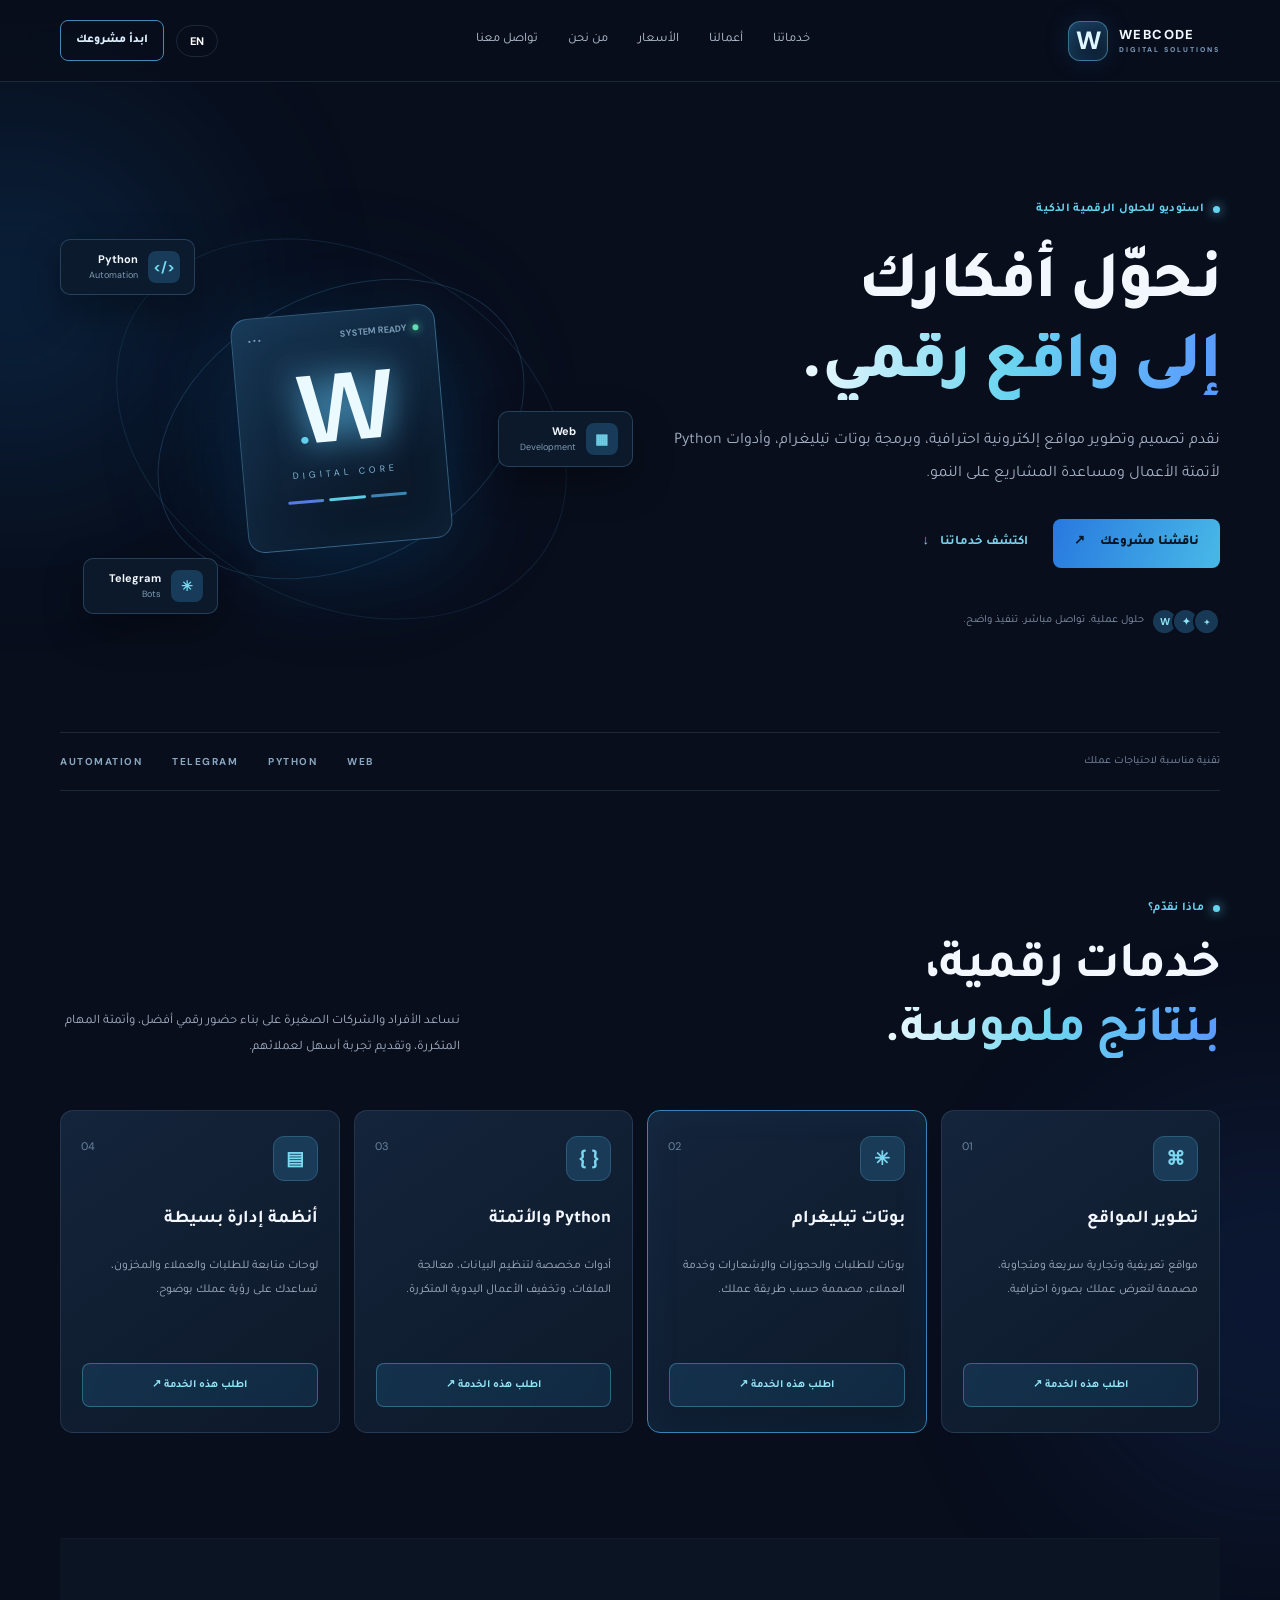
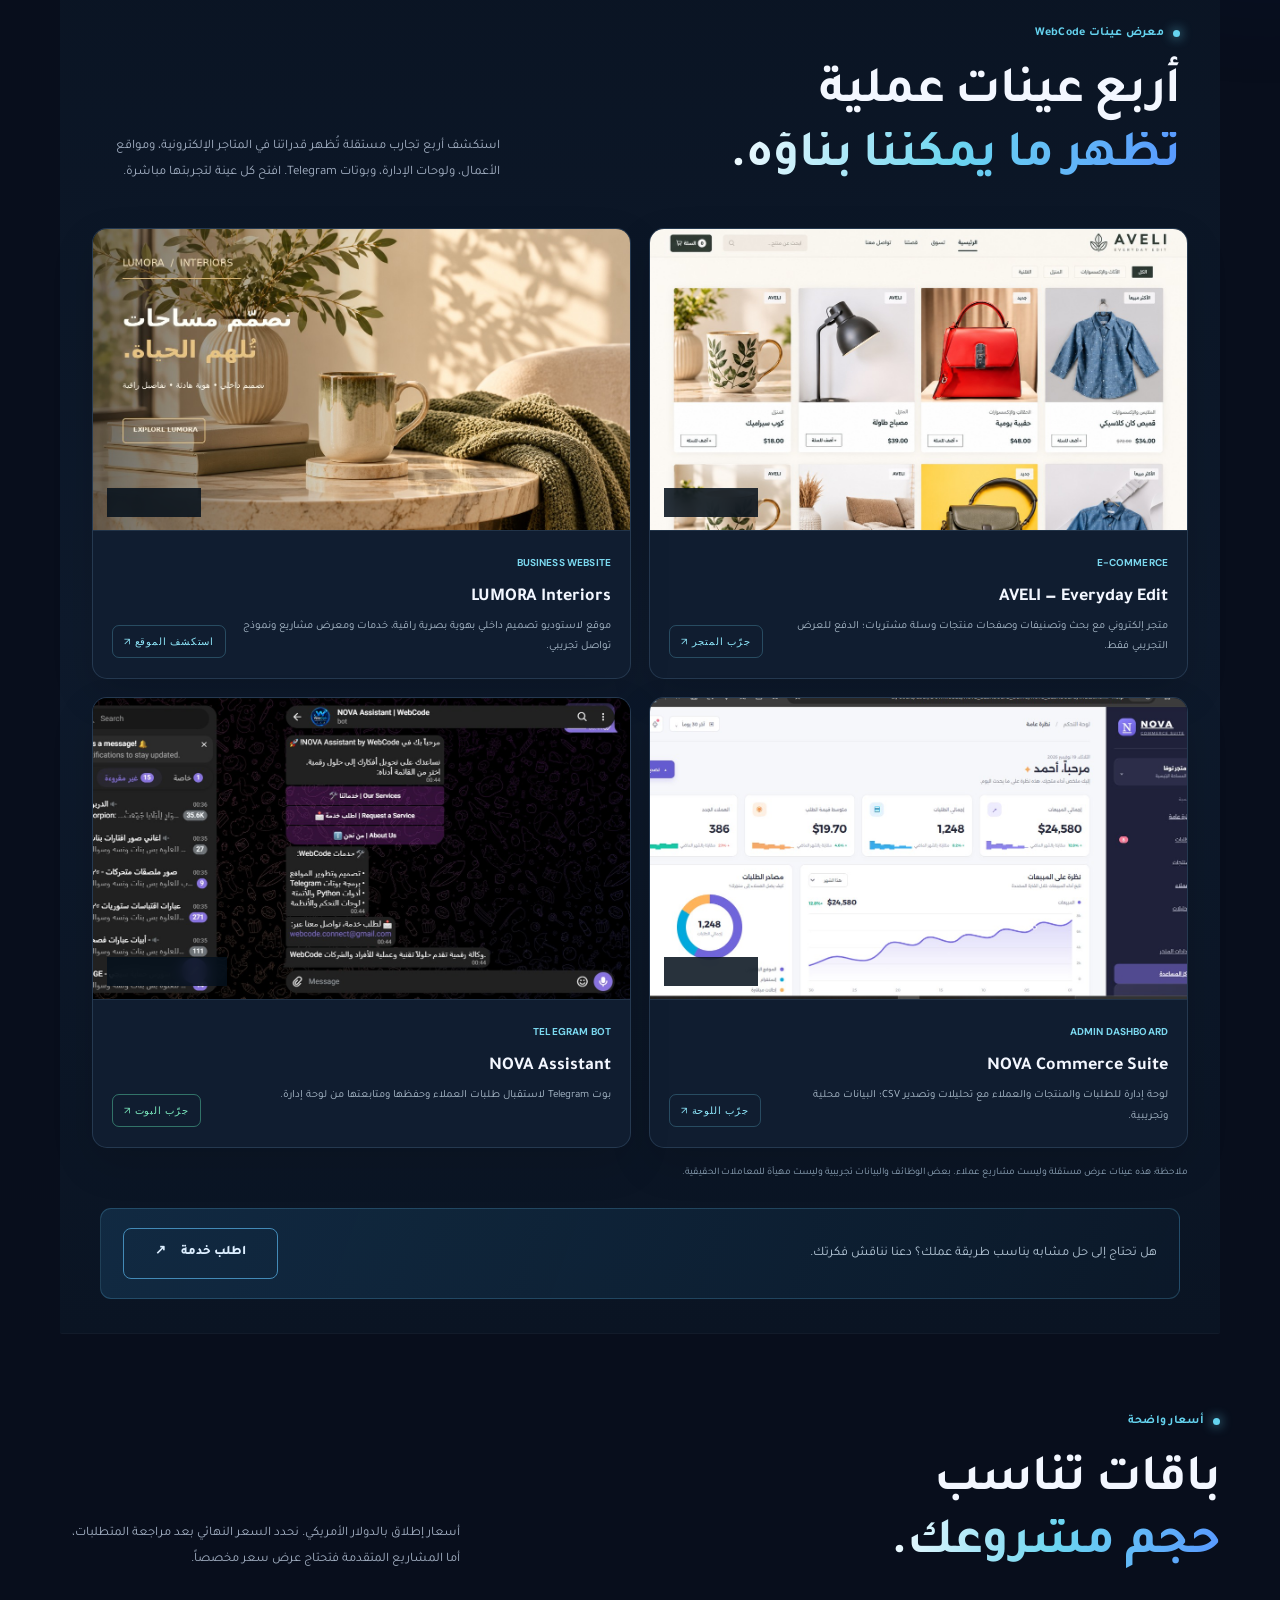
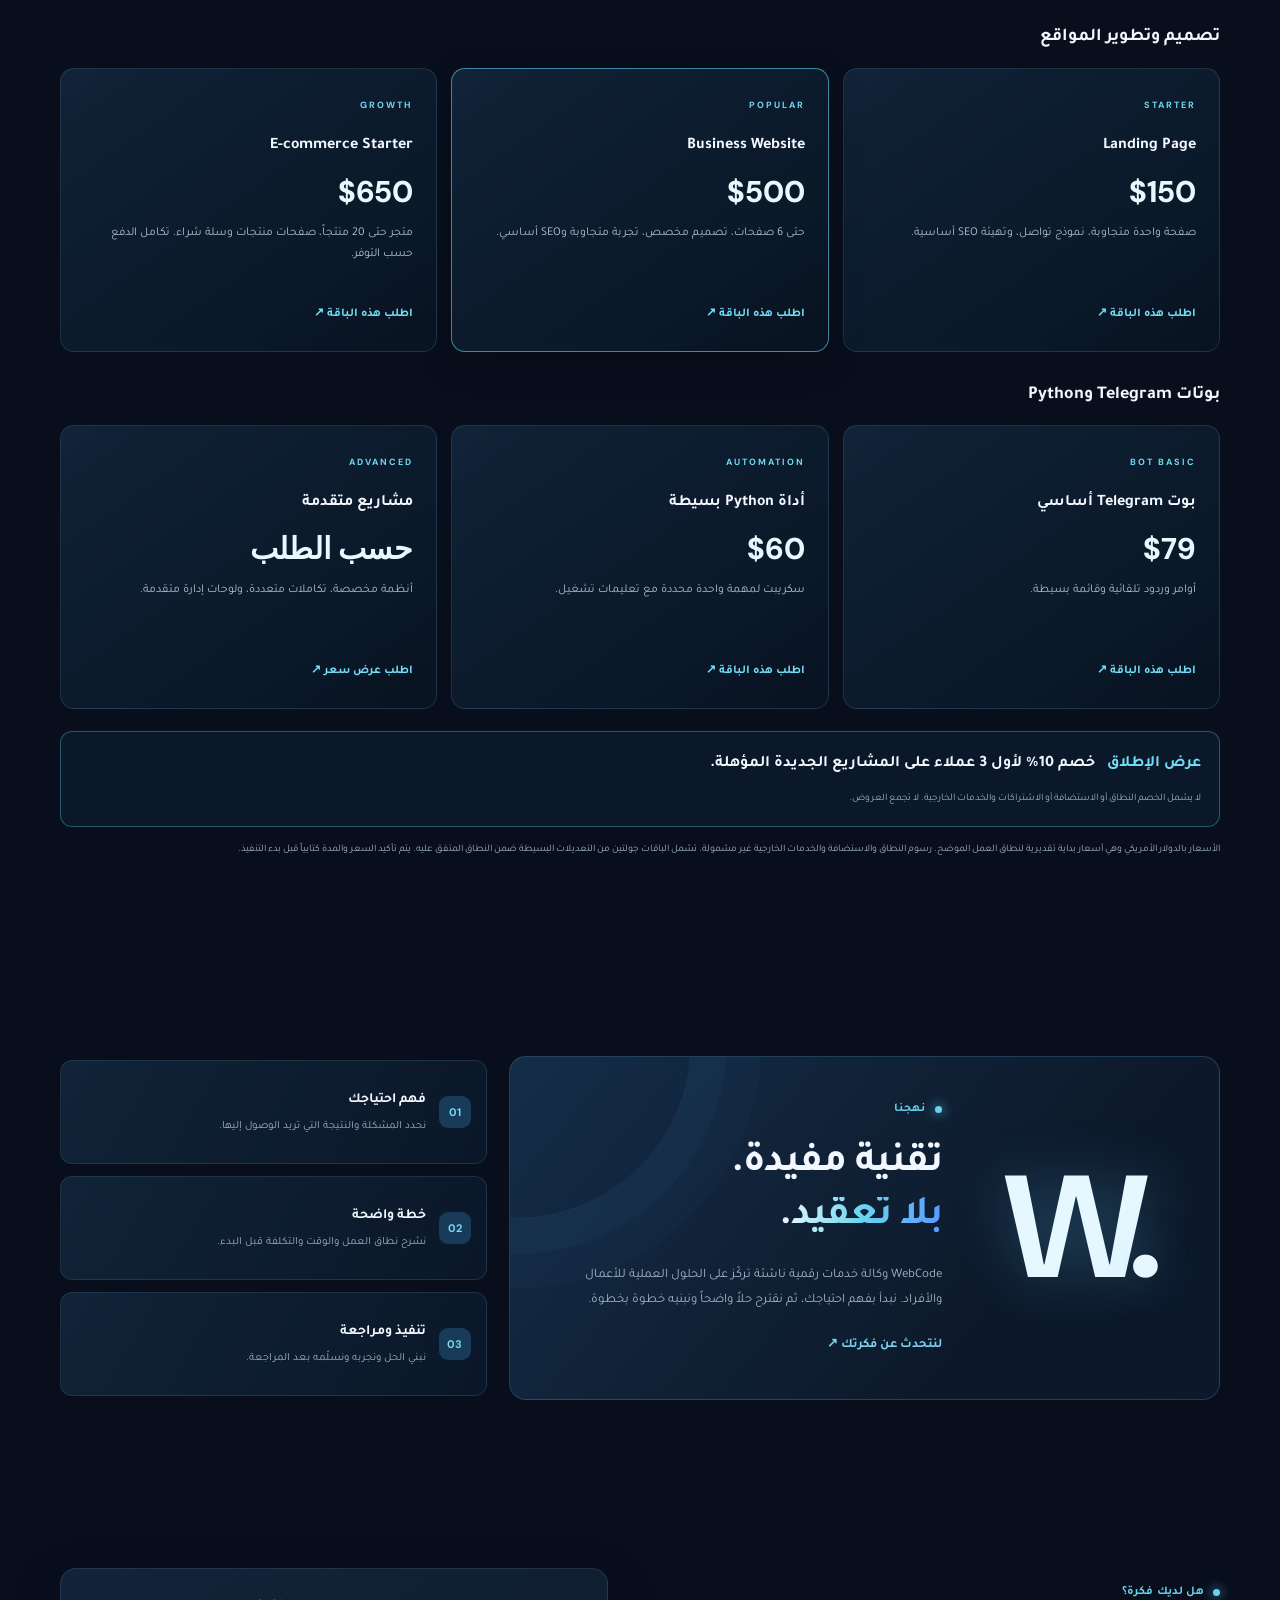
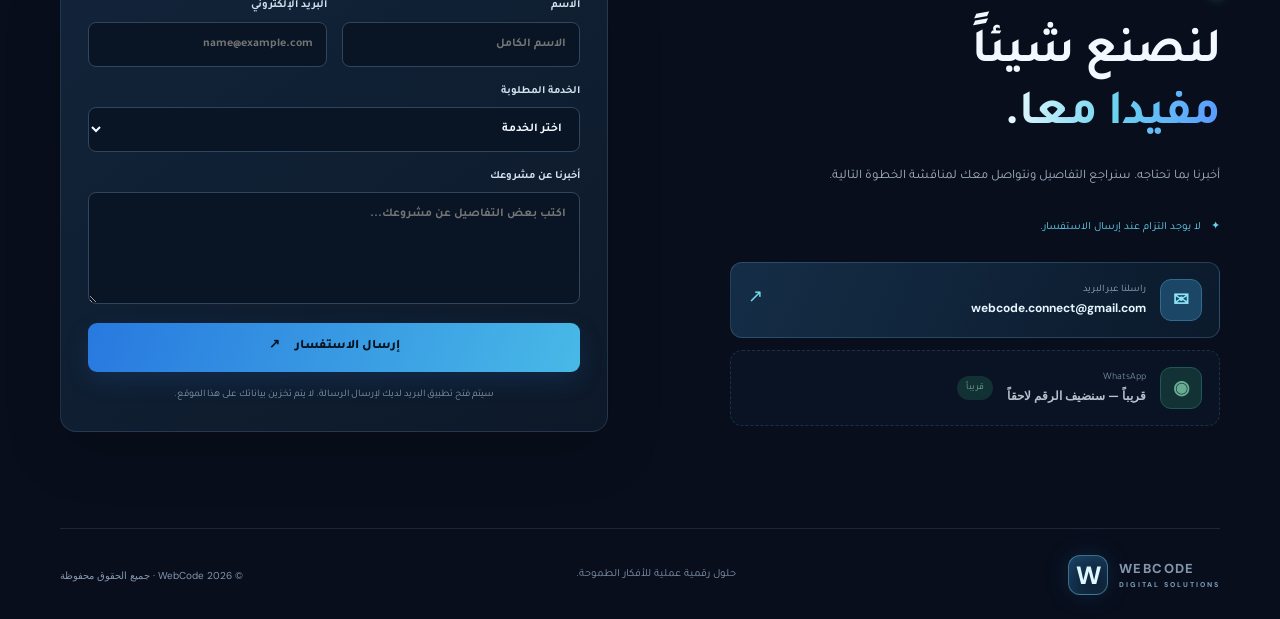
<file: index.html>
<!doctype html>
<html lang="ar" dir="rtl">
<head>
<meta charset="utf-8"><meta name="viewport" content="width=device-width, initial-scale=1">
<meta name="description" content="WebCode في لبنان تقدم تصميم وتطوير المواقع الإلكترونية، إنشاء بوتات تيليغرام، وبرمجة أدوات Python وأتمتة الأعمال في لبنان والعالم العربي وخارجه.">
<meta name="theme-color" content="#080e1c"><meta name="robots" content="index, follow">
<meta property="og:type" content="website"><meta property="og:title" content="WebCode Lebanon | Web Development, Telegram Bots & Python"><meta property="og:description" content="تصميم وتطوير مواقع إلكترونية، بوتات تيليغرام، وأدوات Python لأتمتة الأعمال."><meta property="og:locale" content="ar_LB"><meta name="twitter:card" content="summary">
<link rel="icon" type="image/svg+xml" href="favicon.svg"><title>WebCode Lebanon | تصميم مواقع، بوتات تيليغرام وبرمجة Python</title>
<link rel="preconnect" href="https://fonts.googleapis.com"><link rel="preconnect" href="https://fonts.gstatic.com" crossorigin><link href="https://fonts.googleapis.com/css2?family=DM+Sans:wght@400;500;600;700;800&family=Tajawal:wght@400;500;600;700;800&display=swap" rel="stylesheet">
<script type="application/ld+json">{"@context":"https://schema.org","@type":"Organization","name":"WebCode","alternateName":"WebCode Lebanon","description":"WebCode Lebanon provides website development, Telegram bot development, Python automation and simple business systems.","areaServed":["Lebanon","Middle East","Worldwide"],"knowsAbout":["Web Development","Telegram Bots","Python Automation","Business Systems"],"availableLanguage":["Arabic","English"],"email":"webcode.connect@gmail.com"}</script>
<link rel="stylesheet" href="styles.css">
<meta name="google-site-verification" content="Z0cs8DyAZbULHze4Kq9piX30ZNM_2wA9VPlpXbV28i0" />
</head>
<body><div class="ambient ambient-one"></div><div class="ambient ambient-two"></div>
<header class="site-header">
<a class="brand" href="#home" aria-label="WebCode home"><span class="brand-mark" aria-hidden="true">W</span><span class="brand-name">WEBCODE<span>DIGITAL SOLUTIONS</span></span></a>
<nav class="desktop-nav" aria-label="Main navigation"><a href="#services" data-i18n="navServices">خدماتنا</a><a href="#work" data-i18n="navWork">أعمالنا</a><a href="#pricing" data-i18n="navPricing">الأسعار</a><a href="#about" data-i18n="navAbout">من نحن</a><a href="#contact" data-i18n="navContact">تواصل معنا</a></nav>
<div class="header-actions"><button class="lang-toggle" id="langToggle" type="button" aria-label="Switch language">EN</button><a class="button button-small button-outline" href="#contact" data-i18n="startProject">ابدأ مشروعك</a><button class="menu-toggle" id="menuToggle" aria-label="Open menu" aria-expanded="false">☰</button></div>
</header>
<main>
<section class="hero section-shell" id="home"><div class="hero-copy">
<div class="eyebrow"><span class="eyebrow-dot"></span><span data-i18n="eyebrow">استوديو للحلول الرقمية الذكية</span></div>
<h1 data-i18n="heroTitle">نحوّل أفكارك<br><span>إلى واقع رقمي.</span></h1>
<p class="hero-description" data-i18n="heroText">نقدم تصميم وتطوير مواقع إلكترونية احترافية، وبرمجة بوتات تيليغرام، وأدوات Python لأتمتة الأعمال ومساعدة المشاريع على النمو.</p>
<div class="hero-actions"><a class="button button-primary" href="#contact" data-i18n="heroCta">ناقشنا مشروعك <span class="arrow">↗</span></a><a class="text-link" href="#services" data-scroll-target="services" data-i18n="exploreServices">اكتشف خدماتنا <span>↓</span></a></div>
<div class="hero-proof"><div class="proof-avatars"><i>W</i><i>✦</i><i>+</i></div><span data-i18n="heroProof">حلول عملية. تواصل مباشر. تنفيذ واضح.</span></div></div>
<div class="hero-visual" aria-label="WebCode digital development and automation illustration"><div class="visual-grid"></div><div class="orbit orbit-a"></div><div class="orbit orbit-b"></div>
<div class="core-card"><div class="core-top"><span class="status"><i></i><b data-i18n="systemReady">SYSTEM READY</b></span><span class="core-dots">•••</span></div><div class="core-logo">W<span>.</span></div><div class="core-caption" data-i18n="digitalCore">DIGITAL CORE</div><div class="core-lines"><i></i><i></i><i></i></div></div>
<div class="float-card float-code"><span class="float-icon">&lt;/&gt;</span><div><b>Python</b><small data-i18n="automation">Automation</small></div></div>
<div class="float-card float-web"><span class="float-icon">▦</span><div><b>Web</b><small data-i18n="development">Development</small></div></div>
<div class="float-card float-bot"><span class="float-icon">✳</span><div><b>Telegram</b><small data-i18n="bots">Bots</small></div></div><div class="visual-glow"></div></div></section>
<section class="trust-strip section-shell"><span data-i18n="stripText">تقنية مناسبة لاحتياجات عملك</span><div><b>WEB</b><b>PYTHON</b><b>TELEGRAM</b><b>AUTOMATION</b></div></section>
<section class="section section-shell" id="services"><div class="section-heading"><div><div class="eyebrow"><span class="eyebrow-dot"></span><span data-i18n="whatWeDo">ماذا نقدّم؟</span></div><h2 data-i18n="servicesTitle">خدمات رقمية،<br><span>بنتائج ملموسة.</span></h2></div><p data-i18n="servicesIntro">نساعد الأفراد والشركات الصغيرة على بناء حضور رقمي أفضل، وأتمتة المهام المتكررة، وتقديم تجربة أسهل لعملائهم.</p></div>
<div class="service-grid">
<article class="service-card"><div class="service-icon">⌘</div><span class="card-number">01</span><h3 data-i18n="service1Title">تطوير المواقع</h3><p data-i18n="service1Text">مواقع تعريفية وتجارية سريعة ومتجاوبة، مصممة لتعرض عملك بصورة احترافية.</p><a href="#contact" class="card-link" data-service="Web development" data-i18n="learnMore">اطلب هذه الخدمة ↗</a></article>
<article class="service-card featured"><div class="service-icon">✳</div><span class="card-number">02</span><h3 data-i18n="service2Title">بوتات تيليغرام</h3><p data-i18n="service2Text">بوتات للطلبات والحجوزات والإشعارات وخدمة العملاء، مصممة حسب طريقة عملك.</p><a href="#contact" class="card-link" data-service="Telegram bots" data-i18n="learnMore">اطلب هذه الخدمة ↗</a></article>
<article class="service-card"><div class="service-icon">{ }</div><span class="card-number">03</span><h3 data-i18n="service3Title">Python والأتمتة</h3><p data-i18n="service3Text">أدوات مخصصة لتنظيم البيانات، معالجة الملفات، وتخفيف الأعمال اليدوية المتكررة.</p><a href="#contact" class="card-link" data-service="Python automation" data-i18n="learnMore">اطلب هذه الخدمة ↗</a></article>
<article class="service-card"><div class="service-icon">▤</div><span class="card-number">04</span><h3 data-i18n="service4Title">أنظمة إدارة بسيطة</h3><p data-i18n="service4Text">لوحات متابعة للطلبات والعملاء والمخزون، تساعدك على رؤية عملك بوضوح.</p><a href="#contact" class="card-link" data-service="Business systems" data-i18n="learnMore">اطلب هذه الخدمة ↗</a></article></div></section>
<section class="section section-shell work-section" id="work"><div class="section-heading"><div><div class="eyebrow"><span class="eyebrow-dot"></span><span data-i18n="selectedConcepts">معرض عينات WebCode</span></div><h2 data-i18n="workTitle">أربع عينات عملية<br><span>تُظهر ما يمكننا بناؤه.</span></h2></div><p data-i18n="workIntro">استكشف أربع تجارب مستقلة تُظهر قدراتنا في المتاجر الإلكترونية، ومواقع الأعمال، ولوحات الإدارة، وبوتات Telegram. افتح كل عينة لتجربتها مباشرة.</p></div>
<div class="work-grid demo-grid portfolio-grid">
<article class="work-card portfolio-card"><a class="demo-open portfolio-image-link" href="https://purple-paper-d3b8.toniwdih.workers.dev/" target="_blank" rel="noopener noreferrer" aria-label="افتح متجر AVELI"><img class="portfolio-image" src="assets/portfolio/aveli-preview.jpg" alt="معاينة متجر AVELI الإلكتروني" loading="lazy"><span class="portfolio-open-label" data-i18n="openDemo">OPEN DEMO ↗</span></a><div class="work-meta"><div><span class="portfolio-category" data-i18n="portfolioStoreType">E-COMMERCE</span><h3>AVELI — Everyday Edit</h3><small class="work-description" data-i18n="portfolioStoreDesc">متجر إلكتروني مع بحث وتصنيفات وصفحات منتجات وسلة مشتريات؛ الدفع للعرض التجريبي فقط.</small></div><a class="work-tag demo-link" href="https://purple-paper-d3b8.toniwdih.workers.dev/" target="_blank" rel="noopener noreferrer" data-i18n="tryStore">جرّب المتجر ↗</a></div></article>
<article class="work-card portfolio-card"><a class="demo-open portfolio-image-link" href="https://long-lab-05aa.toniwdih.workers.dev/" target="_blank" rel="noopener noreferrer" aria-label="افتح موقع LUMORA Interiors"><img class="portfolio-image" src="assets/portfolio/lumora-preview.jpg" alt="معاينة بصرية لهوية LUMORA Interiors" loading="lazy"><span class="portfolio-open-label" data-i18n="openDemo">OPEN DEMO ↗</span></a><div class="work-meta"><div><span class="portfolio-category" data-i18n="portfolioBusinessType">BUSINESS WEBSITE</span><h3>LUMORA Interiors</h3><small class="work-description" data-i18n="portfolioBusinessDesc">موقع لاستوديو تصميم داخلي بهوية بصرية راقية، خدمات ومعرض مشاريع ونموذج تواصل تجريبي.</small></div><a class="work-tag demo-link" href="https://long-lab-05aa.toniwdih.workers.dev/" target="_blank" rel="noopener noreferrer" data-i18n="tryWebsite">استكشف الموقع ↗</a></div></article>
<article class="work-card portfolio-card"><a class="demo-open portfolio-image-link" href="https://red-boat-3a5e.toniwdih.workers.dev/" target="_blank" rel="noopener noreferrer" aria-label="افتح لوحة NOVA Commerce Suite"><img class="portfolio-image" src="assets/portfolio/nova-dashboard-preview.jpg" alt="معاينة لوحة NOVA Commerce Suite" loading="lazy"><span class="portfolio-open-label" data-i18n="openDemo">OPEN DEMO ↗</span></a><div class="work-meta"><div><span class="portfolio-category" data-i18n="portfolioDashboardType">ADMIN DASHBOARD</span><h3>NOVA Commerce Suite</h3><small class="work-description" data-i18n="portfolioDashboardDesc">لوحة إدارة للطلبات والمنتجات والعملاء مع تحليلات وتصدير CSV؛ البيانات محلية وتجريبية.</small></div><a class="work-tag demo-link" href="https://red-boat-3a5e.toniwdih.workers.dev/" target="_blank" rel="noopener noreferrer" data-i18n="tryDashboard">جرّب اللوحة ↗</a></div></article>
<article class="work-card portfolio-card"><a class="demo-open portfolio-image-link" href="https://t.me/NOVA_WebCode_Assistant33_bot" target="_blank" rel="noopener noreferrer" aria-label="جرّب NOVA Assistant على Telegram"><img class="portfolio-image" src="assets/portfolio/nova-assistant-preview.jpg" alt="لقطة من محادثة NOVA Assistant على Telegram" loading="lazy"><span class="portfolio-open-label portfolio-live-label" data-i18n="telegramLive">TELEGRAM DEMO ↗</span></a><div class="work-meta"><div><span class="portfolio-category" data-i18n="portfolioBotType">TELEGRAM BOT</span><h3>NOVA Assistant</h3><small class="work-description" data-i18n="novaBotDesc">بوت Telegram لاستقبال طلبات العملاء وحفظها ومتابعتها من لوحة إدارة.</small></div><a class="work-tag demo-link live-demo-tag" href="https://t.me/NOVA_WebCode_Assistant33_bot" target="_blank" rel="noopener noreferrer" data-i18n="tryBot">جرّب البوت ↗</a></div></article>
</div><p class="portfolio-note" data-i18n="portfolioNote">ملاحظة: هذه عينات عرض مستقلة وليست مشاريع عملاء. بعض الوظائف والبيانات تجريبية وليست مهيأة للمعاملات الحقيقية.</p><div class="work-cta"><p data-i18n="workCtaText">هل تحتاج إلى حل مشابه يناسب طريقة عملك؟ دعنا نناقش فكرتك.</p><a class="button button-outline" href="#contact" data-i18n="workCta">اطلب خدمة <span class="arrow">↗</span></a></div></section>
<section class="section section-shell pricing-section" id="pricing"><div class="section-heading"><div><div class="eyebrow"><span class="eyebrow-dot"></span><span data-i18n="pricingEyebrow">أسعار واضحة</span></div><h2 data-i18n="pricingTitle">باقات تناسب<br><span>حجم مشروعك.</span></h2></div><p data-i18n="pricingIntro">أسعار إطلاق بالدولار الأمريكي. نحدد السعر النهائي بعد مراجعة المتطلبات، أما المشاريع المتقدمة فتحتاج عرض سعر مخصصاً.</p></div>
<div class="pricing-group"><h3 data-i18n="pricingWebGroup">تصميم وتطوير المواقع</h3><div class="price-grid">
<article class="price-card"><span>STARTER</span><h4 data-i18n="priceLanding">Landing Page</h4><strong>$150</strong><p data-i18n="priceLandingDesc">صفحة واحدة متجاوبة، نموذج تواصل، وتهيئة SEO أساسية.</p><a href="#contact" data-service="Landing Page" data-i18n="priceOrder">اطلب هذه الباقة ↗</a></article>
<article class="price-card price-featured"><span>POPULAR</span><h4 data-i18n="priceBusiness">Business Website</h4><strong>$500</strong><p data-i18n="priceBusinessDesc">حتى 6 صفحات، تصميم مخصص، تجربة متجاوبة وSEO أساسي.</p><a href="#contact" data-service="Business Website" data-i18n="priceOrder">اطلب هذه الباقة ↗</a></article>
<article class="price-card"><span>GROWTH</span><h4 data-i18n="priceStore">E-commerce Starter</h4><strong>$650</strong><p data-i18n="priceStoreDesc">متجر حتى 20 منتجاً، صفحات منتجات وسلة شراء. تكامل الدفع حسب التوفر.</p><a href="#contact" data-service="E-commerce Starter" data-i18n="priceOrder">اطلب هذه الباقة ↗</a></article>
</div></div>
<div class="pricing-group"><h3 data-i18n="pricingToolsGroup">بوتات Telegram وPython</h3><div class="price-grid">
<article class="price-card"><span>BOT BASIC</span><h4 data-i18n="priceBot">بوت Telegram أساسي</h4><strong>$79</strong><p data-i18n="priceBotDesc">أوامر وردود تلقائية وقائمة بسيطة.</p><a href="#contact" data-service="Basic Telegram Bot" data-i18n="priceOrder">اطلب هذه الباقة ↗</a></article>
<article class="price-card"><span>AUTOMATION</span><h4 data-i18n="pricePython">أداة Python بسيطة</h4><strong>$60</strong><p data-i18n="pricePythonDesc">سكريبت لمهمة واحدة محددة مع تعليمات تشغيل.</p><a href="#contact" data-service="Simple Python Script" data-i18n="priceOrder">اطلب هذه الباقة ↗</a></article>
<article class="price-card"><span>ADVANCED</span><h4 data-i18n="priceCustom">مشاريع متقدمة</h4><strong data-i18n="priceCustomValue">حسب الطلب</strong><p data-i18n="priceCustomDesc">أنظمة مخصصة، تكاملات متعددة، ولوحات إدارة متقدمة.</p><a href="#contact" data-service="Custom project quote" data-i18n="priceQuote">اطلب عرض سعر ↗</a></article>
</div></div>
<div class="launch-offer"><b data-i18n="launchTitle">عرض الإطلاق</b><span data-i18n="launchText">خصم 10% لأول 3 عملاء على المشاريع الجديدة المؤهلة.</span><small data-i18n="launchNote">لا يشمل الخصم النطاق أو الاستضافة أو الاشتراكات والخدمات الخارجية. لا تجمع العروض.</small></div>
<p class="pricing-note" data-i18n="pricingNote">الأسعار بالدولار الأمريكي وهي أسعار بداية تقديرية لنطاق العمل الموضح. رسوم النطاق والاستضافة والخدمات الخارجية غير مشمولة. تشمل الباقات جولتين من التعديلات البسيطة ضمن النطاق المتفق عليه. يتم تأكيد السعر والمدة كتابياً قبل بدء التنفيذ.</p></section>
<section class="section section-shell about-section" id="about"><div class="about-panel"><div class="about-symbol" aria-hidden="true">W<span>.</span></div><div class="about-copy"><div class="eyebrow"><span class="eyebrow-dot"></span><span data-i18n="ourApproach">نهجنا</span></div><h2 data-i18n="aboutTitle">تقنية مفيدة.<br><span>بلا تعقيد.</span></h2><p data-i18n="aboutText">WebCode وكالة خدمات رقمية ناشئة تركّز على الحلول العملية للأعمال والأفراد. نبدأ بفهم احتياجك، ثم نقترح حلاً واضحاً ونبنيه خطوة بخطوة.</p><a class="text-link" href="#contact" data-i18n="talkToUs">لنتحدث عن فكرتك ↗</a></div></div>
<div class="about-points" aria-label="Our approach"><article><b>01</b><div><h3 data-i18n="point1Title">فهم احتياجك</h3><p data-i18n="point1Text">نحدد المشكلة والنتيجة التي تريد الوصول إليها.</p></div></article><article><b>02</b><div><h3 data-i18n="point2Title">خطة واضحة</h3><p data-i18n="point2Text">نشرح نطاق العمل والوقت والتكلفة قبل البدء.</p></div></article><article><b>03</b><div><h3 data-i18n="point3Title">تنفيذ ومراجعة</h3><p data-i18n="point3Text">نبني الحل ونجربه ونسلّمه بعد المراجعة.</p></div></article></div></section>
<section class="section section-shell contact-section" id="contact"><div class="contact-copy"><div class="eyebrow"><span class="eyebrow-dot"></span><span data-i18n="contactEyebrow">هل لديك فكرة؟</span></div><h2 data-i18n="contactTitle">لنصنع شيئاً<br><span>مفيداً معاً.</span></h2><p data-i18n="contactText">أخبرنا بما تحتاجه. سنراجع التفاصيل ونتواصل معك لمناقشة الخطوة التالية.</p><div class="contact-note"><span>✦</span><span data-i18n="contactNote">لا يوجد التزام عند إرسال الاستفسار.</span></div>
<div class="contact-channels">
<a class="contact-email" href="mailto:webcode.connect@gmail.com?subject=WebCode%20Project%20Inquiry"><b>✉</b><span><small data-i18n="emailUs">راسلنا عبر البريد</small><strong>webcode.connect@gmail.com</strong></span><i>↗</i></a>
<div class="contact-email whatsapp-soon"><b>◉</b><span><small>WhatsApp</small><strong data-i18n="whatsappSoon">قريباً — سنضيف الرقم لاحقاً</strong></span><label data-i18n="soon">قريباً</label></div>
</div></div>
<form class="contact-form" id="contactForm" action="https://formsubmit.co/webcode.connect@gmail.com" method="POST">
<input type="hidden" name="_subject" value="New project inquiry — WebCode">
<input type="hidden" name="_template" value="table"><label><span data-i18n="formName">الاسم</span><input name="name" required maxlength="80" autocomplete="name" placeholder="الاسم الكامل" data-i18n-placeholder="namePlaceholder"></label><label><span data-i18n="formEmail">البريد الإلكتروني</span><input name="email" type="email" required maxlength="120" autocomplete="email" placeholder="name@example.com" data-i18n-placeholder="emailPlaceholder"></label><label><span data-i18n="formService">الخدمة المطلوبة</span><select name="service" required><option value="" data-i18n="chooseService">اختر الخدمة</option><option value="Website">تطوير موقع إلكتروني</option><option value="Telegram bot">بوت تيليغرام</option><option value="Python automation">أتمتة Python</option><option value="Business system">نظام إدارة</option><option value="Other">طلب آخر</option></select></label><label><span data-i18n="formDetails">أخبرنا عن مشروعك</span><textarea name="details" rows="4" required maxlength="1500" placeholder="اكتب بعض التفاصيل عن مشروعك..." data-i18n-placeholder="detailsPlaceholder"></textarea></label><button class="button button-primary submit-button" type="submit"><span data-i18n="sendRequest">إرسال الاستفسار</span><span>↗</span></button><p class="form-hint" id="formHint" data-i18n="formHint">سيتم فتح تطبيق البريد لديك لإرسال الرسالة. لا يتم تخزين بياناتك على هذا الموقع.</p></form></section>
</main>
<footer class="site-footer section-shell"><a class="brand" href="#home"><span class="brand-mark" aria-hidden="true">W</span><span class="brand-name">WEBCODE<span>DIGITAL SOLUTIONS</span></span></a><p data-i18n="footerText">حلول رقمية عملية للأفكار الطموحة.</p><span>© <span id="year"></span> WebCode · <span data-i18n="rights">جميع الحقوق محفوظة</span></span></footer>
<script src="script.js"></script></body></html>
</file>
<file: styles.css>
*{box-sizing:border-box}
:root{--bg:#080e1c;--bg2:#0c1728;--panel:#101d30;--text:#f3f7ff;--muted:#a4b1c4;--blue:#438ff0;--cyan:#65d3ef;--line:rgba(150,184,224,.15)}
html{scroll-behavior:smooth;scroll-padding-top:100px;overflow-x:hidden;overflow-y:scroll;min-height:100%;height:auto}
body{margin:0;background:var(--bg);color:var(--text);font-family:"Tajawal",sans-serif;line-height:1.75;overflow:visible;min-height:100%;height:auto;touch-action:pan-y}
body[dir=ltr]{font-family:"DM Sans",sans-serif}
a{color:inherit;text-decoration:none}button,input,select,textarea{font:inherit}
.section-shell{width:min(1160px,calc(100% - 48px));margin-inline:auto}
.ambient{position:fixed;z-index:-1;pointer-events:none;border-radius:50%;filter:blur(95px);opacity:.17}
.ambient-one{width:390px;height:390px;top:100px;left:-180px;background:#1676c7}
.ambient-two{width:420px;height:420px;top:1100px;right:-200px;background:#244caa}
.site-header{height:82px;position:sticky;top:0;z-index:30;display:flex;align-items:center;justify-content:space-between;padding:0 max(24px,calc((100vw - 1160px)/2));gap:25px;background:rgba(8,14,28,.88);backdrop-filter:blur(18px);border-bottom:1px solid var(--line)}
.brand{display:flex;align-items:center;gap:11px;direction:ltr;flex-shrink:0}
.brand-mark{width:38px;height:38px;border-radius:10px;display:grid;place-items:center;background:linear-gradient(145deg,#173657,#0d1b2e);border:1px solid #315b7b;color:#dff8ff;font:800 24px "DM Sans";box-shadow:0 0 24px #277fc22b}
.brand-name{font:800 13px "DM Sans";letter-spacing:1.4px;display:flex;flex-direction:column;line-height:1.2}
.brand-name span{font-size:7px;letter-spacing:2px;color:#7c9bb9;margin-top:4px}
.desktop-nav{display:flex;align-items:center;gap:30px;color:#b7c4d6;font-size:13px}
.desktop-nav a{transition:color .2s}.desktop-nav a:hover{color:var(--cyan)}
.header-actions{display:flex;align-items:center;gap:12px}
.lang-toggle{border:1px solid var(--line);border-radius:30px;background:transparent;color:white;padding:8px 13px;font:700 11px "DM Sans";cursor:pointer}
.button{display:inline-flex;align-items:center;justify-content:center;gap:15px;padding:13px 21px;border:0;border-radius:8px;background:linear-gradient(110deg,#2879df,#48b9e7);color:#061321;font-weight:800;font-size:13px;cursor:pointer;transition:transform .2s,filter .2s}
.button:hover{transform:translateY(-2px);filter:brightness(1.08)}
.button-small{padding:9px 15px;font-size:12px}
.button-outline{background:transparent;color:#dceeff;border:1px solid #438ab7}
.menu-toggle{display:none;border:0;background:none;color:white;font-size:22px;cursor:pointer}
.hero{min-height:650px;padding-top:78px;padding-bottom:35px;display:grid;grid-template-columns:1fr 1fr;align-items:center;gap:35px}
.hero-copy{padding-bottom:25px}
.eyebrow{display:inline-flex;align-items:center;gap:9px;color:var(--cyan);font-size:12px;font-weight:700;letter-spacing:.3px}
.eyebrow-dot{width:7px;height:7px;border-radius:50%;background:var(--cyan);box-shadow:0 0 12px var(--cyan)}
.hero h1{font-size:clamp(44px,5.2vw,68px);line-height:1.2;letter-spacing:-1.5px;margin:22px 0 18px;font-weight:800}
.hero h1 span,.section-heading h2 span,.about-panel h2 span,.contact-copy h2 span{background:linear-gradient(100deg,#f4fbff,#6bd5f0,#5898ff);background-clip:text;-webkit-background-clip:text;color:transparent}
.hero-description{max-width:590px;color:var(--muted);font-size:16px;line-height:2.05}
.hero-actions{display:flex;align-items:center;gap:25px;flex-wrap:wrap;margin-top:28px}
.text-link{color:#7bd3ef;font-size:13px;font-weight:700}.text-link span{margin-inline-start:8px}
.hero-proof{display:flex;align-items:center;gap:13px;color:#8798ad;font-size:11px;margin-top:40px}
.proof-avatars{display:flex;direction:ltr}.proof-avatars i{font-style:normal;width:27px;height:27px;margin-left:-6px;border-radius:50%;display:grid;place-items:center;background:#183956;border:2px solid var(--bg);color:#8ee5f5;font:700 10px "DM Sans"}
.hero-visual{height:440px;position:relative;display:grid;place-items:center}
.visual-grid{position:absolute;inset:10%;opacity:.2;background-image:linear-gradient(rgba(88,164,216,.17) 1px,transparent 1px),linear-gradient(90deg,rgba(88,164,216,.17) 1px,transparent 1px);background-size:28px 28px;mask-image:radial-gradient(ellipse,#000,transparent 70%)}
.orbit{position:absolute;border:1px solid rgba(90,177,235,.2);border-radius:50%;transform:rotate(-28deg)}
.orbit-a{width:390px;height:270px}.orbit-b{width:475px;height:350px;transform:rotate(28deg);opacity:.6}
.core-card{width:205px;height:235px;z-index:2;position:relative;border:1px solid rgba(112,190,238,.38);border-radius:17px;background:linear-gradient(145deg,#173653,#0b192b 75%);box-shadow:0 25px 85px #0d5b943b,inset 0 0 45px #2c85bb18;display:flex;align-items:center;flex-direction:column;padding:16px;transform:rotate(-5deg)}
.core-top{width:100%;display:flex;justify-content:space-between;align-items:center;color:#7b9bb7;font:9px "DM Sans"}
.status{display:flex;align-items:center;gap:6px}.status i{width:6px;height:6px;border-radius:50%;background:#61dcae;box-shadow:0 0 9px #61dcae}
.core-dots{letter-spacing:2px}
.core-logo{font:800 100px/.95 "DM Sans";letter-spacing:-12px;margin-top:22px;color:#eafaff;text-shadow:0 0 35px #5abbe9}
.core-logo span{color:var(--cyan)}
.core-caption{font:9px "DM Sans";letter-spacing:4px;color:#83b6d5;margin-top:13px}
.core-lines{width:70%;display:flex;gap:5px;margin-top:19px}.core-lines i{height:3px;flex:1;border-radius:4px;background:#3f83b4}.core-lines i:nth-child(2){background:#60c9e3}.core-lines i:nth-child(3){background:#547ce1}
.float-card{position:absolute;z-index:3;display:flex;align-items:center;gap:10px;padding:11px 14px;background:rgba(12,27,45,.95);border:1px solid rgba(115,181,225,.25);border-radius:10px;box-shadow:0 15px 40px #0005;min-width:135px}
.float-card b,.float-card small{display:block}.float-card b{font:700 11px "DM Sans"}.float-card small{font:9px "DM Sans";color:#809bb5;margin-top:3px}
.float-icon{width:32px;height:32px;display:grid;place-items:center;border-radius:8px;background:#173b58;color:#75d9f0;font:700 14px "DM Sans"}
.float-code{top:30px;left:0}.float-web{top:46%;right:-10px}.float-bot{bottom:35px;left:4%}
.visual-glow{position:absolute;width:180px;height:180px;border-radius:50%;background:#147cc5;filter:blur(90px);opacity:.2}
.trust-strip{display:flex;align-items:center;justify-content:space-between;border-top:1px solid var(--line);border-bottom:1px solid var(--line);padding-block:19px;color:#8092a9;font-size:11px}
.trust-strip div{display:flex;gap:30px;font:10px "DM Sans";letter-spacing:1.5px;color:#8aa7c1}
.section{padding-top:105px;padding-bottom:105px}
.section-heading{display:flex;align-items:end;justify-content:space-between;gap:40px;margin-bottom:45px}
.section-heading h2,.about-panel h2,.contact-copy h2{font-size:clamp(36px,4vw,51px);line-height:1.25;letter-spacing:-1px;margin:13px 0 0}
.section-heading>p{max-width:400px;color:var(--muted);font-size:13px;line-height:2;margin:0 0 4px}
.service-grid{display:grid;grid-template-columns:repeat(4,1fr);gap:14px}
.service-card{position:relative;display:flex;flex-direction:column;align-items:flex-start;padding:25px 21px;min-height:280px;border:1px solid var(--line);border-radius:13px;background:linear-gradient(145deg,#14243a,#0d192a);transition:.22s}
.service-card:hover,.work-card:hover{transform:translateY(-5px);border-color:#4b9bc9}
.service-card.featured{border-color:#3a83b4;box-shadow:inset 0 0 35px #1764a51b}
.service-icon{width:45px;height:45px;border-radius:11px;background:#193b58;border:1px solid #2c5b7a;color:#7bd8f0;display:grid;place-items:center;font:700 19px "DM Sans"}
.card-number{position:absolute;top:28px;left:20px;color:#6885a2;font:11px "DM Sans"}
.service-card h3{font-size:18px;margin:23px 0 8px}.service-card p{font-size:12px;line-height:1.95;color:var(--muted);min-height:76px;flex:1}
.card-link{display:inline-flex;align-items:center;justify-content:center;gap:9px;min-height:40px;padding:0 15px;margin-top:14px;border:1px solid rgba(91,181,222,.42);border-radius:8px;background:linear-gradient(110deg,rgba(29,91,133,.32),rgba(20,58,88,.5));color:#91e5f6;font-size:11px;font-weight:700;text-decoration:none;transition:background .2s,border-color .2s,transform .2s;align-self:stretch;text-align:center}.card-link:hover{background:linear-gradient(110deg,#1c638d,#17476b);border-color:#73d5ee;transform:translateY(-2px)}.card-link:focus-visible{outline:2px solid #7bdcf3;outline-offset:3px}
.work-section{background:linear-gradient(180deg,#0a1423,#0e1a2c,#0a1423);border-block:1px solid #ffffff08}
.work-grid{display:grid;grid-template-columns:1.2fr 1fr 1fr;gap:17px}
.work-card{border:1px solid var(--line);border-radius:13px;overflow:hidden;background:#101d30;transition:.22s;display:flex;flex-direction:column}
.work-art{height:225px;position:relative;overflow:hidden;display:grid;place-items:center;background:radial-gradient(circle at 50% 40%,#1c466a,#0a1729 72%)}
.dashboard-art{display:block}
.dash-sidebar{position:absolute;left:13%;top:14%;bottom:14%;width:15%;border-radius:7px;background:#091525;border:1px solid #31516d}
.dash-sidebar:before{content:"W";display:block;color:#72d9ef;font:800 17px "DM Sans";text-align:center;padding:12px}
.dash-sidebar:after{content:"";display:block;width:22px;height:5px;background:#345b7d;margin:14px auto;box-shadow:0 18px #345b7d,0 36px #345b7d}
.dash-main{position:absolute;right:12%;top:15%;height:70%;width:59%;padding:13px;background:#10233a;border:1px solid #345b7b;border-radius:8px}
.dash-main>i{display:inline-block;width:35%;height:6px;background:#5b86aa;border-radius:5px;margin:4px 7px 13px}.dash-main>i:nth-child(2){width:20%;background:#378cc6}
.dash-chart{height:35px;background:linear-gradient(90deg,#193c5e,#15324e);border-radius:5px}
.dash-bars{height:78px;display:flex;align-items:end;gap:8px;padding:9px}
.dash-bars b{flex:1;height:45%;background:linear-gradient(#6bd5ed,#2875b7);border-radius:3px 3px 0 0}.dash-bars b:nth-child(2){height:75%}.dash-bars b:nth-child(3){height:60%}.dash-bars b:nth-child(4){height:95%}
.bot-art{background:radial-gradient(circle,#19475c,#0a1729 72%)}
.chat-window{width:72%;height:78%;padding:13px;border:1px solid #34566f;border-radius:10px;background:#101f31;box-shadow:0 18px 45px #0005}
.chat-head{display:flex;align-items:center;gap:8px;border-bottom:1px solid #2c465e;padding-bottom:10px;font:10px "DM Sans"}
.chat-head i{width:20px;height:20px;border-radius:7px;background:#368fc8}
.chat-bubble{width:82%;padding:8px 10px;margin-top:14px;border-radius:8px;background:#1c3d59;color:#a9d8e8;font-size:9px}
.user-bubble{margin-inline-start:auto;background:#175875;color:#d7f6ff}
.chat-options{display:flex;gap:6px;margin-top:13px}.chat-options i{height:14px;flex:1;border:1px solid #397da1;border-radius:5px}
.automation-art{background:radial-gradient(circle,#19405b,#0a1729 72%)}
.code-window{width:78%;border:1px solid #31516e;border-radius:9px;background:#0c1929;box-shadow:0 18px 45px #0006;overflow:hidden}
.code-head{height:30px;display:flex;align-items:center;gap:5px;padding:0 10px;background:#142940}
.code-head i{width:6px;height:6px;border-radius:50%;background:#5cbbd8}.code-head i:nth-child(2){background:#5e91dd}.code-head i:nth-child(3){background:#7d9ab5}
.code-head span{margin-left:auto;color:#809db8;font:8px "DM Sans"}
.code-body{padding:17px;color:#b8d3e4;font:9px/2 "DM Sans"}.code-body b{color:#7d9dff}.code-body em{color:#62d6d1;font-style:normal}.code-body strong{color:#d5b477}.code-body small{display:block;color:#66d6a7;margin-top:8px}
.work-meta{display:flex;align-items:center;justify-content:space-between;padding:17px 19px 20px;gap:10px}
.work-meta span{color:#70cce9;font-size:9px}.work-meta h3{font-size:16px;margin:5px 0 0}.work-tag{font:9px "DM Sans";letter-spacing:1px;border:1px solid #31516d;padding:5px 7px;border-radius:5px;white-space:nowrap}
.about-section{padding-bottom:80px}
.about-panel{display:grid;grid-template-columns:.8fr 1.2fr;align-items:center;gap:60px;padding:55px 65px;border:1px solid rgba(91,173,227,.24);border-radius:18px;background:linear-gradient(130deg,#142d48,#0d192a 70%);position:relative;overflow:hidden}
.about-panel:after{content:"";position:absolute;width:350px;height:350px;border:1px solid #5bb3e51a;border-radius:50%;left:-170px;top:-190px;box-shadow:0 0 0 35px #5bb3e509,0 0 0 70px #5bb3e506}
.about-symbol{font:800 170px/.9 "DM Sans";letter-spacing:-18px;color:#e5f7ff;text-align:center;text-shadow:0 0 55px #5abbe955;direction:ltr}
.about-panel p,.contact-copy>p{color:var(--muted);font-size:14px;line-height:2.05;max-width:560px;margin:18px 0}
.about-points{display:grid;grid-template-columns:repeat(3,1fr);gap:20px;margin-top:22px}
.about-points>div{border-top:1px solid #4b8fb54a;padding-top:15px}
.about-points b{color:var(--cyan);font:12px "DM Sans"}
.about-points h3{font-size:15px;margin:7px 0}.about-points p{color:var(--muted);font-size:11px;margin:0;line-height:1.8}
.contact-section{display:grid;grid-template-columns:1fr .85fr;gap:80px;align-items:center;padding-top:75px;padding-bottom:100px}
.contact-copy h2{margin-top:15px}.contact-note{display:flex;align-items:center;gap:10px;color:#8fa5bb;font-size:11px;margin-top:28px}.contact-note span{color:var(--cyan)}

.contact-channels{display:grid;gap:12px;max-width:470px;margin-top:24px}
.contact-email{position:relative;display:flex;align-items:center;gap:14px;min-height:76px;padding:14px 17px;border:1px solid rgba(112,183,229,.24);border-radius:12px;background:linear-gradient(115deg,rgba(22,48,74,.92),rgba(12,27,45,.94));transition:transform .2s,border-color .2s,background .2s;direction:inherit}
a.contact-email:hover{transform:translateY(-3px);border-color:#55b8e2;background:linear-gradient(115deg,#193d5e,#10243b)}
.contact-email>b{width:42px;height:42px;flex:0 0 42px;display:grid;place-items:center;border-radius:11px;background:#1b4665;border:1px solid #326b8d;color:#8be3f4;font:700 19px "DM Sans"}
.contact-email>span{display:flex;flex-direction:column;gap:3px;min-width:0}
.contact-email small{color:#91a9bf;font-size:10px;line-height:1.4}
.contact-email strong{color:#e7f5ff;font:700 12px "DM Sans";overflow-wrap:anywhere}
.contact-email>i{margin-inline-start:auto;color:#75d9f0;font-style:normal;font-size:18px}
.contact-email.whatsapp-soon{opacity:.78;cursor:default;border-style:dashed;background:rgba(12,27,45,.62)}
.contact-email.whatsapp-soon>b{background:#173d3d;border-color:#286c68;color:#83d9b4}
.contact-email.whatsapp-soon label{margin:0 0 0 auto;padding:4px 9px;border-radius:20px;background:#173b3b;color:#91dec0;font-size:9px;white-space:nowrap}
.submit-button{width:100%;min-height:48px;border-radius:9px;box-shadow:0 9px 25px #2879df26}
.submit-button:focus-visible,.contact-email:focus-visible{outline:2px solid #7bdcf3;outline-offset:3px}
body[dir=ltr] .contact-email{direction:ltr}
.contact-form{padding:27px;border:1px solid var(--line);border-radius:13px;background:linear-gradient(145deg,#12243a,#0d1929)}
.contact-form label{display:block;color:#d4e1ef;font-size:11px;margin-bottom:14px}
.contact-form input,.contact-form select,.contact-form textarea{display:block;width:100%;margin-top:6px;padding:11px 12px;border:1px solid #30465e;border-radius:7px;background:#091525;color:#f4f8ff;outline:none;font-size:12px}
.contact-form input:focus,.contact-form select:focus,.contact-form textarea:focus{border-color:#58bfe5;box-shadow:0 0 0 3px #58bfe514}
.contact-form select option{background:#0d1929}.contact-form textarea{resize:vertical;min-height:95px}
.submit-button{width:100%;min-height:48px;border-radius:9px;box-shadow:0 9px 25px #2879df26}.form-hint{color:#8499af;font-size:10px;line-height:1.7;margin:12px 0 0}
.site-footer{border-top:1px solid var(--line);padding-top:26px;padding-bottom:24px;display:flex;align-items:center;justify-content:space-between;gap:20px;color:#8496ad;font-size:11px}
.site-footer p{margin:0}.site-footer>span{font:10px "DM Sans"}
body[dir=ltr] .hero-copy,body[dir=ltr] .section-heading,body[dir=ltr] .contact-copy{text-align:left}
body[dir=ltr] .card-number{left:auto;right:20px}
body[dir=ltr] .float-code{left:auto;right:0}body[dir=ltr] .float-bot{left:auto;right:4%}body[dir=ltr] .float-web{right:auto;left:-10px}
body[dir=ltr] .dash-sidebar{left:auto;right:13%}body[dir=ltr] .dash-main{right:auto;left:12%}
@media(max-width:950px){.desktop-nav{gap:16px;font-size:11px}.service-grid{grid-template-columns:repeat(2,1fr)}.work-grid{grid-template-columns:1fr 1fr}.work-large{grid-column:span 2}.about-panel{gap:30px;padding:40px}.contact-section{gap:35px}}
@media(max-width:700px){.section-shell{width:calc(100% - 34px)}.site-header{height:70px;padding-inline:17px}.desktop-nav{display:none;position:absolute;top:70px;left:0;right:0;background:#0b1728;border-bottom:1px solid var(--line);padding:14px 22px;flex-direction:column;align-items:stretch;gap:0}.desktop-nav.open{display:flex}.desktop-nav a{padding:11px 0;border-bottom:1px solid #ffffff0b}.menu-toggle{display:block}.header-actions .button{display:none}.hero{padding-top:55px;grid-template-columns:1fr;gap:0}.hero h1{font-size:43px}.hero-description{font-size:14px}.hero-visual{height:350px;transform:scale(.9);margin-top:-5px}.orbit-a{width:300px;height:220px}.orbit-b{width:360px;height:275px}.core-card{width:170px;height:200px}.core-logo{font-size:82px;margin-top:15px}.float-web{right:0}.trust-strip{align-items:flex-start;gap:12px;flex-direction:column}.trust-strip div{gap:17px;flex-wrap:wrap}.section{padding-block:76px}.section-heading{display:block;margin-bottom:30px}.section-heading>p{margin-top:15px}.section-heading h2,.about-panel h2,.contact-copy h2{font-size:36px}.service-grid{gap:10px}.service-card{padding:19px 15px;min-height:275px}.card-number{left:14px;top:24px}.service-card h3{font-size:16px}.service-card p{font-size:11px}.work-grid{grid-template-columns:1fr;gap:13px}.work-large{grid-column:auto}.work-art{height:205px}.about-panel{grid-template-columns:1fr;padding:30px 22px;gap:12px}.about-symbol{font-size:125px;letter-spacing:-14px}.about-points{gap:10px}.about-points h3{font-size:12px}.about-points p{font-size:10px}.contact-section{grid-template-columns:1fr;gap:25px;padding-top:55px}.contact-form{padding:20px}.contact-channels{max-width:none}.contact-email{padding:13px;gap:11px}.contact-email strong{font-size:11px}.site-footer{flex-wrap:wrap}.site-footer p{order:3;width:100%}}
@media(max-width:390px){.hero h1{font-size:37px}.service-grid{grid-template-columns:1fr}.service-card{min-height:235px}.service-card p{min-height:auto}.hero-visual{transform:scale(.78);margin-block:-20px}}

.work-cta{display:flex;align-items:center;justify-content:space-between;gap:18px;margin-top:24px;padding:17px 20px;border:1px solid rgba(91,181,222,.2);border-radius:11px;background:rgba(19,43,66,.56)}
.work-cta p{margin:0;color:#b7c9d9;font-size:12px;line-height:1.8}
.work-cta .button{white-space:nowrap}
@media(max-width:700px){.work-cta{align-items:stretch;flex-direction:column;padding:16px}.work-cta .button{width:100%;justify-content:center}.service-card{min-height:285px}.card-link{min-height:42px;padding-inline:9px;font-size:10px}}
@media(max-width:390px){.service-card{min-height:0}.service-card p{min-height:0}.card-link{align-self:stretch}}

/* Final visual refinement: navigation, portfolio, approach and contact */
:root{--header-height:82px}
html{scroll-padding-top:calc(var(--header-height) + 14px)}
main section[id]{scroll-margin-top:calc(var(--header-height) + 14px)}
.brand-mark{width:40px;height:40px;border-radius:12px;font-size:25px;line-height:1;font-weight:800;letter-spacing:-2px;background:linear-gradient(145deg,#173b5d,#0b1a2c);border:1px solid rgba(103,190,231,.5);box-shadow:0 0 25px #277fc22b,inset 0 0 12px #55bce51a}
.core-logo{font-size:96px;font-weight:800;letter-spacing:-9px}
.core-logo span{font-size:.45em;margin-left:3px;color:var(--cyan)}

/* Portfolio cards share one grid rhythm and equal visual weight. */
.work-section{padding-inline:clamp(18px,3vw,32px);border-radius:2px}
.work-section .section-heading{max-width:1080px;margin-inline:auto;margin-bottom:38px}
.work-grid{grid-template-columns:repeat(3,minmax(0,1fr));gap:20px;align-items:stretch}
.work-card{min-width:0;min-height:390px;border-radius:15px;border-color:rgba(126,177,216,.19);box-shadow:0 16px 42px rgba(0,0,0,.13)}
.work-card:hover{box-shadow:0 22px 48px rgba(0,0,0,.22)}
.work-art{height:225px;flex:0 0 225px}
.work-meta{display:flex;align-items:flex-start;justify-content:space-between;gap:12px;padding:19px 18px 21px;flex:1}
.work-meta>div{min-width:0}
.work-meta span:not(.work-tag){display:inline-block;color:#7bd8ef;font-size:10px;letter-spacing:.15px}
.work-meta h3{font-size:16px;line-height:1.5;margin:7px 0 0}
.work-description{display:block;margin-top:8px;color:#9eafc2;font-size:11px;line-height:1.85;max-width:290px}
.work-tag{margin-top:2px;flex:0 0 auto;font:8px "DM Sans";letter-spacing:.8px;border-color:#355875;color:#a7c5db;padding:6px 8px}
.work-cta{max-width:1080px;margin:25px auto 0;padding:19px 22px;border-color:rgba(91,181,222,.25);background:linear-gradient(110deg,rgba(19,48,74,.78),rgba(12,27,44,.72))}
.work-cta p{font-size:13px}
.work-cta .button{min-width:155px;min-height:44px}

/* Keep the three principles alongside the approach panel, not underneath it. */
.about-section{display:grid;grid-template-columns:minmax(0,1.25fr) minmax(270px,.75fr);gap:22px;align-items:stretch;padding-top:82px;padding-bottom:82px}
.about-panel{height:100%;min-height:340px;grid-template-columns:minmax(145px,.7fr) minmax(0,1.3fr);gap:28px;padding:40px 36px;border-radius:17px}
.about-symbol{font-size:145px;letter-spacing:-14px;position:relative;z-index:1}
.about-copy{position:relative;z-index:1;min-width:0}
.about-copy h2{font-size:clamp(32px,3.2vw,43px);line-height:1.3}
.about-copy p{font-size:13px;line-height:1.95}
.about-points{display:flex;flex-direction:column;justify-content:center;gap:12px;margin:0;min-width:0}
.about-points article{display:flex;flex-direction:row;align-items:flex-start;gap:13px;min-width:0;min-height:0;padding:16px 15px;border:1px solid rgba(91,143,181,.2);border-radius:12px;background:linear-gradient(120deg,rgba(18,39,61,.85),rgba(12,26,43,.8));transition:border-color .2s,transform .2s}
.about-points article:hover{border-color:rgba(101,211,239,.48);transform:translateX(-3px)}
.about-points article>b{width:32px;height:32px;display:grid;place-items:center;border-radius:9px;background:#173b58;color:#78d9f0;font:700 11px "DM Sans";flex:0 0 32px}
.about-points h3{font-size:14px;margin:0 0 4px}
.about-points p{font-size:11px;line-height:1.75}
body[dir=ltr] .about-points article:hover{transform:translateX(3px)}

/* Contact form: balanced two-column fields on desktop, one column on phones. */
.contact-section{grid-template-columns:minmax(0,1fr) minmax(0,1fr);gap:clamp(30px,5vw,66px);align-items:start;padding-top:86px;padding-bottom:96px}
.contact-copy{padding-top:12px;min-width:0}
.contact-copy h2{font-size:clamp(36px,4vw,49px)}
.contact-copy>p{max-width:490px;font-size:13px}
.contact-channels{max-width:490px}
.contact-form{display:grid;grid-template-columns:repeat(2,minmax(0,1fr));column-gap:15px;row-gap:3px;padding:27px;border-radius:16px;box-shadow:0 20px 55px rgba(0,0,0,.17)}
.contact-form label{min-width:0;margin-bottom:12px;font-size:11px;font-weight:600}
.contact-form label:nth-of-type(n+3){grid-column:1/-1}
.contact-form input,.contact-form select,.contact-form textarea{min-height:45px;padding:11px 13px;border-radius:8px;font-size:12px}
.contact-form textarea{min-height:112px;line-height:1.8}
.contact-form .submit-button,.contact-form .form-hint{grid-column:1/-1}
.contact-form .submit-button{min-height:49px;margin-top:4px}
.form-hint{font-size:10px;text-align:center}
.contact-email{min-width:0}
.contact-email strong{word-break:break-word}

@media(max-width:1000px){
  .site-header{gap:16px}
  .desktop-nav{gap:18px}
  .about-section{grid-template-columns:1fr;gap:16px}
  .about-panel{grid-template-columns:minmax(130px,.5fr) minmax(0,1.5fr);gap:24px;padding:32px}
  .about-points{display:flex;flex-direction:column;gap:11px}
  .about-symbol{font-size:92px;text-align:start;letter-spacing:-8px}
  .about-copy h2{font-size:36px}
  .work-grid{gap:14px}
  .work-meta{flex-direction:column}
  .work-tag{align-self:flex-start}
}
@media(max-width:700px){
  :root{--header-height:70px}
  html{scroll-padding-top:calc(var(--header-height) + 10px)}
  main section[id]{scroll-margin-top:calc(var(--header-height) + 10px)}
  .brand-mark{width:36px;height:36px;border-radius:10px;font-size:23px}
  .work-section{padding-inline:17px}
  .work-section .section-heading{margin-bottom:25px}
  .work-grid{grid-template-columns:1fr;gap:15px}
  .work-card{min-height:0}
  .work-art{height:215px;flex-basis:215px}
  .work-meta{flex-direction:row;align-items:flex-start;padding:17px}
  .work-meta h3{font-size:15px}
  .work-tag{align-self:flex-start}
  .work-cta{margin-top:18px;padding:17px}
  .about-section{display:flex;flex-direction:column;gap:15px;padding-top:64px;padding-bottom:65px}
  .about-panel{min-height:0;grid-template-columns:1fr;padding:27px 23px;gap:7px}
  .about-symbol{font-size:88px;letter-spacing:-8px;text-align:start}
  .about-copy h2{font-size:35px}
  .about-copy p{font-size:12px}
  .about-points{display:flex;flex-direction:column;gap:9px}
  .about-points article{display:grid;grid-template-columns:34px minmax(0,1fr);min-height:0;padding:13px}
  .about-points h3{font-size:13px}
  .about-points p{font-size:10px}
  .contact-section{grid-template-columns:1fr;gap:25px;padding-top:60px;padding-bottom:70px}
  .contact-copy{padding-top:0}
  .contact-form{grid-template-columns:1fr;padding:20px;gap:0}
  .contact-form label,.contact-form label:nth-of-type(n+3),.contact-form .submit-button,.contact-form .form-hint{grid-column:1}
  .contact-form input,.contact-form select,.contact-form textarea{min-height:46px}
  .contact-form textarea{min-height:110px}
}
@media(max-width:390px){
  .work-art{height:190px;flex-basis:190px}
  .work-meta{gap:8px}
  .work-tag{font-size:7px;padding:5px 6px}
  .contact-form{padding:17px}
  .contact-email strong{font-size:10px}
}
@media(min-width:701px) and (max-width:1000px){.work-grid{grid-template-columns:repeat(2,minmax(0,1fr))}.work-large{grid-column:auto}}
@media(max-width:850px){.contact-section{grid-template-columns:1fr;gap:26px}.contact-form{width:100%;max-width:720px}}


/* Final consistency and compact vertical approach cards. */
.service-grid{align-items:stretch}
.service-card{height:100%;min-height:300px}
.service-card p{min-height:82px}
.card-link{width:100%;min-height:44px}
.about-points article{align-items:center;min-height:104px}
.about-points article>div{min-width:0}
@media(max-width:700px){.service-card{min-height:285px}.service-card p{min-height:0}.about-points article{min-height:0;align-items:start}}
@media(max-width:390px){.service-card{min-height:0}.service-card p{min-height:0}}

/* Interactive portfolio demos and transparent launch pricing */
.demo-grid{grid-template-columns:repeat(2,minmax(0,1fr))}.demo-open{display:block;text-decoration:none}.demo-preview{height:230px;overflow:hidden;position:relative;border:1px solid rgba(111,180,220,.16);border-radius:12px;background:#0c1728;color:#eaf6ff}.business-preview{padding:24px;background:linear-gradient(135deg,#10243a,#08111f)}.preview-brand{font:800 16px Arial;letter-spacing:3px}.preview-brand span{color:#55d8ff}.preview-hero{margin:25px 0 0 16px;display:flex;flex-direction:column;gap:9px}.preview-hero small{color:#69d6ee;font-size:8px;letter-spacing:2px}.preview-hero b{font:700 32px/1.02 Arial}.preview-hero i{font-size:10px;color:#7fe4ff;font-style:normal}.preview-lines{position:absolute;right:24px;bottom:24px;display:flex;gap:8px}.preview-lines i{width:34px;height:55px;border:1px solid #2d5974;border-radius:5px}.store-preview{padding:18px;background:#f1eee8;color:#17212c}.store-top{font:800 13px Arial;letter-spacing:3px}.store-top span{float:right;font-size:8px;letter-spacing:1px}.store-product{display:flex;align-items:center;justify-content:space-around;height:170px}.product-shape{width:100px;height:125px;border-radius:45% 45% 12px 12px;background:linear-gradient(135deg,#c7a78b,#6e4b3b);box-shadow:15px 12px 0 #dfd3c3}.store-product div:last-child{display:flex;flex-direction:column;gap:8px}.store-product small{font-size:8px;letter-spacing:2px}.store-product b{font:700 24px/1 Arial}.store-product i{font-size:9px;font-style:normal}.admin-preview{display:flex;background:#0b1424}.admin-preview aside{width:42px;background:#111f34;padding:13px 10px;color:#69d8ff;font-weight:bold;line-height:2}.admin-screen{padding:18px;flex:1}.admin-screen small{display:block;color:#70cfe9;font-size:8px}.admin-screen>b{display:block;margin:8px 0;font-size:17px}.admin-stats{display:flex;gap:8px}.admin-stats i{font-style:normal;background:#172941;padding:9px;border-radius:5px;font-size:12px;color:#82e2f5}.admin-chart{height:78px;margin-top:14px;border-radius:6px;background:linear-gradient(160deg,transparent 45%,#54c8e7 46%,transparent 48%),linear-gradient(20deg,transparent 40%,#407eb4 41%,transparent 43%),#13243a}.bot-preview{display:grid;place-items:center;background:linear-gradient(135deg,#0c1c31,#132d49)}.phone-chat{width:190px;background:#e8f1f5;color:#152536;padding:10px;border-radius:13px;box-shadow:0 8px 30px #0008;font-size:10px}.phone-chat header{background:#1b5275;color:white;padding:8px;border-radius:7px;font-weight:bold}.phone-chat header small{display:block;font-size:8px}.phone-chat p{background:white;padding:10px;border-radius:8px}.phone-chat button{display:block;width:100%;margin:5px 0;padding:7px;border:1px solid #3988b4;border-radius:6px;background:#d8eff8;color:#174b69;font-size:9px}.demo-link{white-space:nowrap;text-decoration:none}.work-card{overflow:hidden}.pricing-section{padding-top:75px}.pricing-group{margin-top:28px}.pricing-group>h3{font-size:18px;margin-bottom:14px}.price-grid{display:grid;grid-template-columns:repeat(3,minmax(0,1fr));gap:14px}.price-card{padding:23px;border:1px solid rgba(91,143,181,.22);border-radius:14px;background:linear-gradient(145deg,rgba(18,39,61,.85),rgba(9,20,34,.95));min-width:0}.price-card>span{font:700 9px 'DM Sans';letter-spacing:2px;color:#70d9f2}.price-card h4{font-size:16px;margin:12px 0}.price-card strong{display:block;font:800 30px 'DM Sans';color:#e9f8ff}.price-card p{font-size:12px;line-height:1.8;min-height:65px;color:#aebfce}.price-card a{display:inline-block;color:#72dff7;font-size:12px;text-decoration:none;font-weight:700}.price-featured{border-color:rgba(92,211,242,.6);box-shadow:0 12px 35px #0003}.launch-offer{display:flex;flex-wrap:wrap;align-items:center;gap:12px;margin-top:22px;padding:18px;border:1px solid rgba(95,214,241,.35);border-radius:12px;background:rgba(20,59,79,.25)}.launch-offer b{color:#70e0f7}.launch-offer span{font-weight:700}.launch-offer small,.pricing-note{width:100%;font-size:10px;line-height:1.8;color:#9fb2c4}.pricing-note{margin-top:14px}.demo-open:hover .demo-preview{filter:brightness(1.12)}
@media(max-width:700px){.demo-grid,.price-grid{grid-template-columns:1fr}.demo-preview{height:205px}.price-card p{min-height:0}.pricing-section{padding-top:55px}.price-card{padding:20px}}

/* Final main-site polish: keep the document as the vertical scroll surface and tighten the portfolio ending. */
html,body{max-width:100%;}
body{overscroll-behavior-y:auto;}
.work-section{padding-top:82px;padding-bottom:34px;}
@media(max-width:700px){.work-section{padding-top:66px;padding-bottom:26px;}}

/* Reliable page scrolling while the pointer is over pricing and portfolio content. */
html,body,main,.pricing-section,.pricing-group,.price-grid,.price-card,.work-section,.work-grid,.work-card{overscroll-behavior-y:auto;touch-action:pan-y;}
.price-card{overflow:visible;}

/* NOVA Assistant live demo link */
.bot-live-link{position:relative;color:inherit}.bot-live-link .demo-preview{transition:filter .2s ease}.bot-live-link:hover .demo-preview{filter:brightness(1.12)}.bot-live-mark{position:absolute;left:14px;bottom:14px;padding:7px 9px;border:1px solid rgba(91,220,174,.45);border-radius:6px;background:rgba(7,28,31,.88);color:#79e6bc;font:700 8px "DM Sans",sans-serif;letter-spacing:1px}.live-demo-tag{display:inline-block;color:#79e6bc!important;border-color:rgba(91,220,174,.45)!important;text-decoration:none;transition:background .2s ease,border-color .2s ease}.live-demo-tag:hover{background:rgba(91,220,174,.1);border-color:#79e6bc!important}

/* WebCode portfolio: real demo destinations with consistent visual previews. */
.portfolio-grid{align-items:stretch;gap:18px}
.portfolio-card{min-height:0;display:flex;flex-direction:column}
.portfolio-image-link{position:relative;display:block;overflow:hidden;height:auto;aspect-ratio:16/9;background:#0c1728;border-bottom:1px solid rgba(126,177,216,.18)}
.portfolio-image{display:block;width:100%;height:100%;object-fit:cover;transition:transform .35s ease,filter .25s ease}
.portfolio-card:hover .portfolio-image{transform:scale(1.035);filter:brightness(1.04)}
.portfolio-open-label{position:absolute;left:14px;bottom:13px;padding:7px 10px;border:1px solid rgba(112,214,242,.4);border-radius:6px;background:rgba(5,17,29,.86);color:#a6eaff;font:700 9px 'DM Sans',sans-serif;letter-spacing:1px;backdrop-filter:blur(8px)}
.portfolio-live-label{border-color:rgba(91,220,174,.45);color:#79e6bc}
.portfolio-card .work-meta{flex:1;align-items:flex-start;gap:14px;padding:19px 19px 20px}
.portfolio-card .work-meta>div{min-width:0}
.portfolio-card .work-meta h3{margin:7px 0 8px;font-size:18px;line-height:1.35}
.portfolio-category{display:inline-block;color:#70d9f2;font:700 9px 'DM Sans',sans-serif;letter-spacing:1.3px}
.portfolio-card .work-description{display:block;max-width:440px;line-height:1.85;color:#aebfce;font-size:11px}
.portfolio-card .work-tag{align-self:flex-end;margin-top:auto;padding:9px 11px;border:1px solid rgba(112,214,242,.25);border-radius:7px;color:#8ee7fa;font-size:10px}
.portfolio-note{margin:16px 0 0;color:#8fa5b8;font-size:10px;line-height:1.9}
@media(max-width:700px){.portfolio-card .work-meta{padding:16px}.portfolio-card .work-meta h3{font-size:17px}.portfolio-card .work-tag{margin-top:12px;align-self:flex-start}.portfolio-image-link{aspect-ratio:16/9}}
</file>
